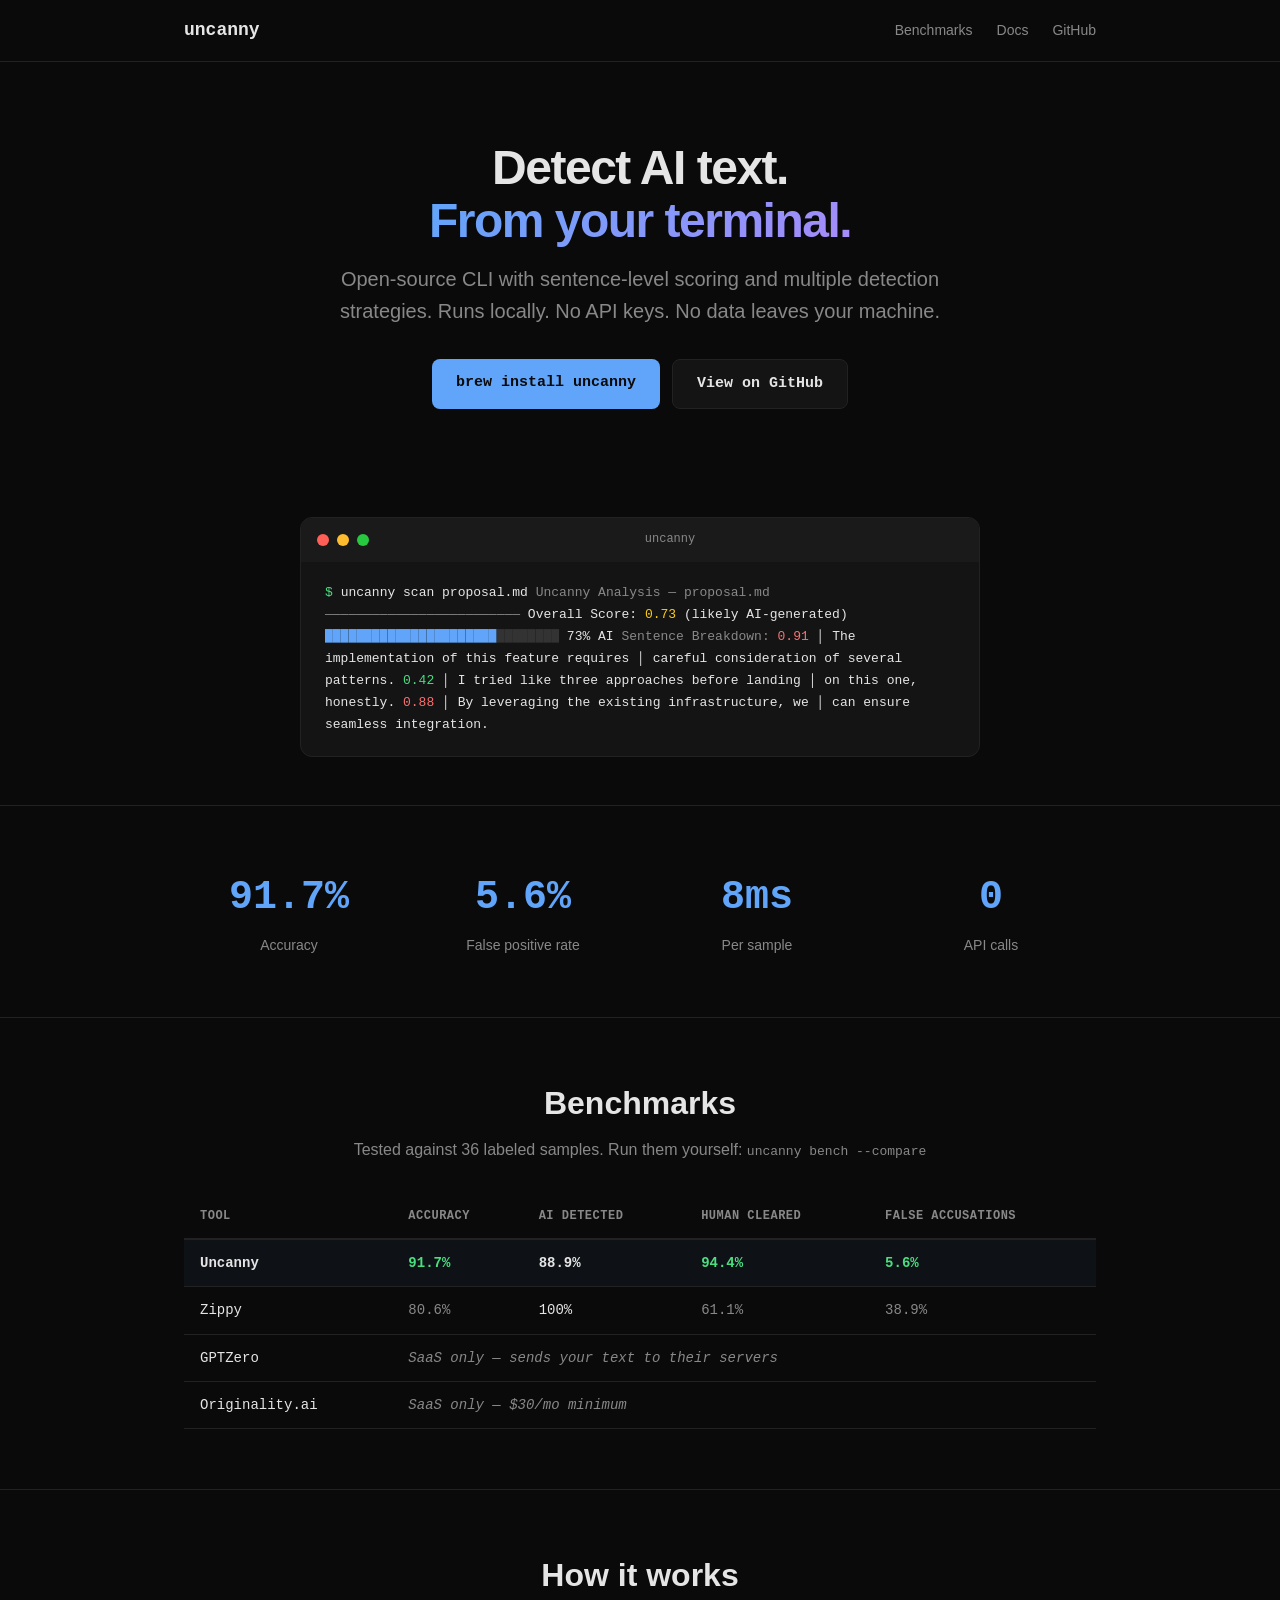
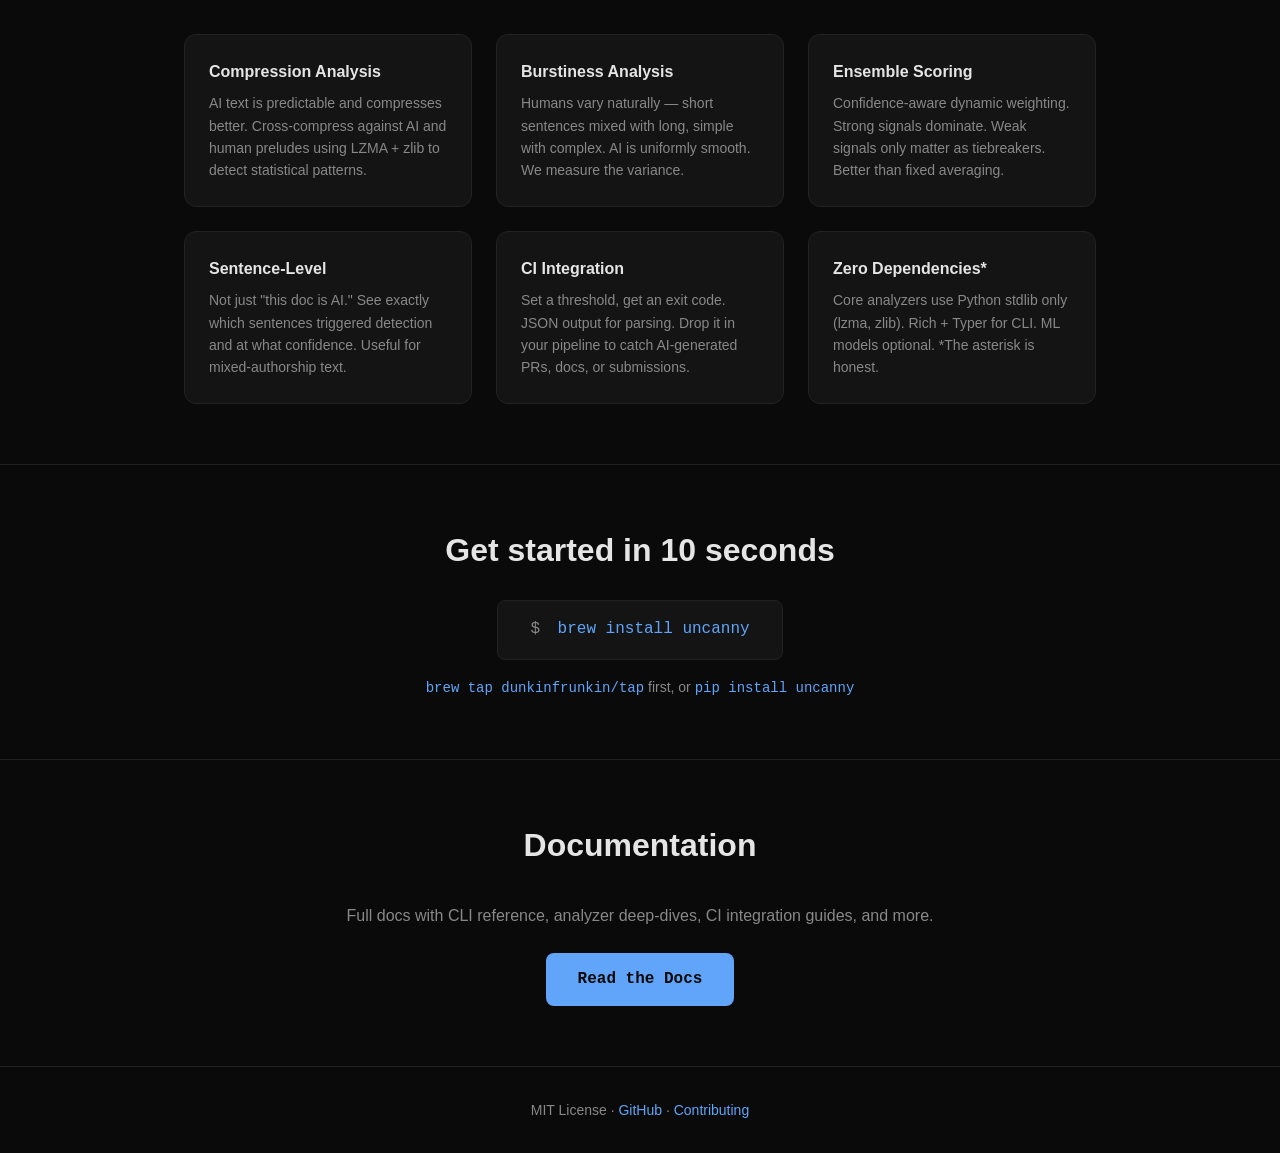
<file: site/index.html>
<!DOCTYPE html>
<html lang="en">
<head>
  <meta charset="UTF-8">
  <meta name="viewport" content="width=device-width, initial-scale=1.0">
  <title>Uncanny — AI Text Detection CLI</title>
  <meta name="description" content="Detect AI-generated text from your terminal. Sentence-level scoring, multiple detection strategies, runs locally. Open source.">
  <meta property="og:title" content="Uncanny — AI Text Detection CLI">
  <meta property="og:description" content="91.7% accuracy. 5.6% false positive rate. Runs locally. Open source.">
  <meta property="og:type" content="website">
  <meta property="og:url" content="https://dunkinfrunkin.github.io/uncanny">
  <meta name="twitter:card" content="summary_large_image">
  <style>
    :root {
      --bg: #0a0a0a;
      --surface: #141414;
      --border: #222;
      --text: #e5e5e5;
      --text-dim: #888;
      --accent: #60a5fa;
      --green: #4ade80;
      --yellow: #facc15;
      --red: #f87171;
      --font-mono: 'SF Mono', 'Cascadia Code', 'Fira Code', 'JetBrains Mono', monospace;
      --font-sans: -apple-system, BlinkMacSystemFont, 'Segoe UI', Roboto, sans-serif;
    }

    * { margin: 0; padding: 0; box-sizing: border-box; }

    body {
      background: var(--bg);
      color: var(--text);
      font-family: var(--font-sans);
      line-height: 1.6;
      -webkit-font-smoothing: antialiased;
    }

    .container {
      max-width: 960px;
      margin: 0 auto;
      padding: 0 24px;
    }

    /* Nav */
    nav {
      border-bottom: 1px solid var(--border);
      padding: 16px 0;
    }
    nav .container {
      display: flex;
      justify-content: space-between;
      align-items: center;
    }
    nav .logo {
      font-family: var(--font-mono);
      font-weight: 700;
      font-size: 18px;
      color: var(--text);
      text-decoration: none;
    }
    nav .links {
      display: flex;
      gap: 24px;
    }
    nav a {
      color: var(--text-dim);
      text-decoration: none;
      font-size: 14px;
      transition: color 0.15s;
    }
    nav a:hover { color: var(--text); }

    /* Hero */
    .hero {
      padding: 80px 0 60px;
      text-align: center;
    }
    .hero h1 {
      font-size: 48px;
      font-weight: 800;
      letter-spacing: -1.5px;
      margin-bottom: 16px;
      line-height: 1.1;
    }
    .hero h1 span {
      background: linear-gradient(135deg, var(--accent), #a78bfa);
      -webkit-background-clip: text;
      -webkit-text-fill-color: transparent;
      background-clip: text;
    }
    .hero p {
      font-size: 20px;
      color: var(--text-dim);
      max-width: 600px;
      margin: 0 auto 32px;
    }
    .hero .cta {
      display: flex;
      gap: 12px;
      justify-content: center;
      flex-wrap: wrap;
    }
    .btn {
      display: inline-block;
      padding: 12px 24px;
      border-radius: 8px;
      font-size: 15px;
      font-weight: 600;
      text-decoration: none;
      transition: all 0.15s;
      font-family: var(--font-mono);
    }
    .btn-primary {
      background: var(--accent);
      color: var(--bg);
    }
    .btn-primary:hover { opacity: 0.9; transform: translateY(-1px); }
    .btn-secondary {
      background: var(--surface);
      color: var(--text);
      border: 1px solid var(--border);
    }
    .btn-secondary:hover { border-color: var(--text-dim); }

    /* Terminal demo */
    .terminal {
      background: var(--surface);
      border: 1px solid var(--border);
      border-radius: 12px;
      margin: 48px auto;
      max-width: 680px;
      overflow: hidden;
    }
    .terminal-header {
      background: #1a1a1a;
      padding: 12px 16px;
      display: flex;
      gap: 8px;
      align-items: center;
    }
    .terminal-dot {
      width: 12px; height: 12px;
      border-radius: 50%;
    }
    .terminal-dot.r { background: #ff5f57; }
    .terminal-dot.y { background: #febc2e; }
    .terminal-dot.g { background: #28c840; }
    .terminal-title {
      flex: 1;
      text-align: center;
      font-size: 12px;
      color: var(--text-dim);
      font-family: var(--font-mono);
    }
    .terminal-body {
      padding: 20px 24px;
      font-family: var(--font-mono);
      font-size: 13px;
      line-height: 1.7;
      overflow-x: auto;
    }
    .terminal-body .prompt { color: var(--green); }
    .terminal-body .cmd { color: var(--text); }
    .terminal-body .dim { color: var(--text-dim); }
    .terminal-body .score-high { color: var(--red); }
    .terminal-body .score-mid { color: var(--yellow); }
    .terminal-body .score-low { color: var(--green); }
    .terminal-body .bar-filled { color: var(--accent); }
    .terminal-body .bar-empty { color: #333; }

    /* Stats */
    .stats {
      padding: 60px 0;
      border-top: 1px solid var(--border);
    }
    .stats-grid {
      display: grid;
      grid-template-columns: repeat(4, 1fr);
      gap: 24px;
      text-align: center;
    }
    .stat-value {
      font-size: 40px;
      font-weight: 800;
      font-family: var(--font-mono);
      color: var(--accent);
    }
    .stat-label {
      font-size: 14px;
      color: var(--text-dim);
      margin-top: 4px;
    }

    /* Comparison */
    .comparison {
      padding: 60px 0;
      border-top: 1px solid var(--border);
    }
    .comparison h2 {
      font-size: 32px;
      font-weight: 700;
      margin-bottom: 8px;
      text-align: center;
    }
    .comparison .subtitle {
      color: var(--text-dim);
      text-align: center;
      margin-bottom: 32px;
    }
    table {
      width: 100%;
      border-collapse: collapse;
      font-family: var(--font-mono);
      font-size: 14px;
    }
    th {
      text-align: left;
      padding: 12px 16px;
      border-bottom: 2px solid var(--border);
      color: var(--text-dim);
      font-weight: 600;
      font-size: 12px;
      text-transform: uppercase;
      letter-spacing: 0.5px;
    }
    td {
      padding: 12px 16px;
      border-bottom: 1px solid var(--border);
    }
    tr.highlight td {
      background: rgba(96, 165, 250, 0.05);
      font-weight: 600;
    }
    .winner { color: var(--green); font-weight: 700; }
    .loser { color: var(--text-dim); }

    /* Features */
    .features {
      padding: 60px 0;
      border-top: 1px solid var(--border);
    }
    .features h2 {
      font-size: 32px;
      font-weight: 700;
      margin-bottom: 32px;
      text-align: center;
    }
    .features-grid {
      display: grid;
      grid-template-columns: repeat(3, 1fr);
      gap: 24px;
    }
    .feature {
      background: var(--surface);
      border: 1px solid var(--border);
      border-radius: 12px;
      padding: 24px;
    }
    .feature h3 {
      font-size: 16px;
      margin-bottom: 8px;
    }
    .feature p {
      color: var(--text-dim);
      font-size: 14px;
    }

    /* Install */
    .install {
      padding: 60px 0;
      border-top: 1px solid var(--border);
      text-align: center;
    }
    .install h2 {
      font-size: 32px;
      font-weight: 700;
      margin-bottom: 24px;
    }
    .install-cmd {
      display: inline-block;
      background: var(--surface);
      border: 1px solid var(--border);
      border-radius: 8px;
      padding: 16px 32px;
      font-family: var(--font-mono);
      font-size: 16px;
      color: var(--accent);
      cursor: pointer;
      transition: border-color 0.15s;
    }
    .install-cmd:hover { border-color: var(--accent); }
    .install-cmd .dollar { color: var(--text-dim); margin-right: 8px; }
    .install-methods {
      display: flex;
      gap: 16px;
      justify-content: center;
      margin-top: 16px;
      flex-wrap: wrap;
    }

    /* Docs */
    .docs {
      padding: 60px 0;
      border-top: 1px solid var(--border);
    }
    .docs h2 {
      font-size: 32px;
      font-weight: 700;
      margin-bottom: 32px;
      text-align: center;
    }
    .docs-grid {
      display: grid;
      grid-template-columns: 1fr 1fr;
      gap: 24px;
    }
    .doc-section {
      background: var(--surface);
      border: 1px solid var(--border);
      border-radius: 12px;
      padding: 24px;
    }
    .doc-section h3 {
      font-size: 16px;
      margin-bottom: 12px;
      color: var(--accent);
    }
    .doc-section pre {
      background: #0d0d0d;
      border-radius: 6px;
      padding: 12px;
      overflow-x: auto;
      font-family: var(--font-mono);
      font-size: 13px;
      line-height: 1.5;
    }
    .doc-section p {
      color: var(--text-dim);
      font-size: 14px;
      margin-bottom: 8px;
    }

    /* Footer */
    footer {
      border-top: 1px solid var(--border);
      padding: 32px 0;
      text-align: center;
      color: var(--text-dim);
      font-size: 14px;
    }
    footer a { color: var(--accent); text-decoration: none; }
    footer a:hover { text-decoration: underline; }

    /* Responsive */
    @media (max-width: 768px) {
      .hero h1 { font-size: 32px; }
      .stats-grid { grid-template-columns: repeat(2, 1fr); }
      .features-grid { grid-template-columns: 1fr; }
      .docs-grid { grid-template-columns: 1fr; }
    }
  </style>
</head>
<body>
  <nav>
    <div class="container">
      <a href="/" class="logo">uncanny</a>
      <div class="links">
        <a href="#benchmarks">Benchmarks</a>
        <a href="docs/">Docs</a>
        <a href="https://github.com/dunkinfrunkin/uncanny">GitHub</a>
      </div>
    </div>
  </nav>

  <section class="hero">
    <div class="container">
      <h1>Detect AI text.<br><span>From your terminal.</span></h1>
      <p>Open-source CLI with sentence-level scoring and multiple detection strategies. Runs locally. No API keys. No data leaves your machine.</p>
      <div class="cta">
        <a href="#install" class="btn btn-primary">brew install uncanny</a>
        <a href="https://github.com/dunkinfrunkin/uncanny" class="btn btn-secondary">View on GitHub</a>
      </div>
    </div>
  </section>

  <!-- Terminal Demo -->
  <div class="container">
    <div class="terminal">
      <div class="terminal-header">
        <div class="terminal-dot r"></div>
        <div class="terminal-dot y"></div>
        <div class="terminal-dot g"></div>
        <div class="terminal-title">uncanny</div>
      </div>
      <div class="terminal-body">
<span class="prompt">$</span> <span class="cmd">uncanny scan proposal.md</span>

  <span class="dim">Uncanny Analysis &mdash; proposal.md</span>
  <span class="dim">&mdash;&mdash;&mdash;&mdash;&mdash;&mdash;&mdash;&mdash;&mdash;&mdash;&mdash;&mdash;&mdash;&mdash;&mdash;&mdash;&mdash;&mdash;&mdash;&mdash;&mdash;&mdash;&mdash;&mdash;&mdash;</span>

  Overall Score: <span class="score-mid">0.73</span> (likely AI-generated)

  <span class="bar-filled">&block;&block;&block;&block;&block;&block;&block;&block;&block;&block;&block;&block;&block;&block;&block;&block;&block;&block;&block;&block;&block;&block;</span><span class="bar-empty">&block;&block;&block;&block;&block;&block;&block;&block;</span>  73% AI

  <span class="dim">Sentence Breakdown:</span>
   <span class="score-high">0.91</span> &boxv; The implementation of this feature requires
        &boxv; careful consideration of several patterns.
   <span class="score-low">0.42</span> &boxv; I tried like three approaches before landing
        &boxv; on this one, honestly.
   <span class="score-high">0.88</span> &boxv; By leveraging the existing infrastructure, we
        &boxv; can ensure seamless integration.
      </div>
    </div>
  </div>

  <!-- Stats -->
  <section class="stats">
    <div class="container">
      <div class="stats-grid">
        <div>
          <div class="stat-value">91.7%</div>
          <div class="stat-label">Accuracy</div>
        </div>
        <div>
          <div class="stat-value">5.6%</div>
          <div class="stat-label">False positive rate</div>
        </div>
        <div>
          <div class="stat-value">8ms</div>
          <div class="stat-label">Per sample</div>
        </div>
        <div>
          <div class="stat-value">0</div>
          <div class="stat-label">API calls</div>
        </div>
      </div>
    </div>
  </section>

  <!-- Comparison -->
  <section class="comparison" id="benchmarks">
    <div class="container">
      <h2>Benchmarks</h2>
      <p class="subtitle">Tested against 36 labeled samples. Run them yourself: <code>uncanny bench --compare</code></p>
      <table>
        <thead>
          <tr>
            <th>Tool</th>
            <th>Accuracy</th>
            <th>AI Detected</th>
            <th>Human Cleared</th>
            <th>False Accusations</th>
          </tr>
        </thead>
        <tbody>
          <tr class="highlight">
            <td>Uncanny</td>
            <td class="winner">91.7%</td>
            <td>88.9%</td>
            <td class="winner">94.4%</td>
            <td class="winner">5.6%</td>
          </tr>
          <tr>
            <td>Zippy</td>
            <td class="loser">80.6%</td>
            <td>100%</td>
            <td class="loser">61.1%</td>
            <td class="loser">38.9%</td>
          </tr>
          <tr>
            <td>GPTZero</td>
            <td colspan="4" style="color: var(--text-dim); font-style: italic;">SaaS only &mdash; sends your text to their servers</td>
          </tr>
          <tr>
            <td>Originality.ai</td>
            <td colspan="4" style="color: var(--text-dim); font-style: italic;">SaaS only &mdash; $30/mo minimum</td>
          </tr>
        </tbody>
      </table>
    </div>
  </section>

  <!-- Features -->
  <section class="features">
    <div class="container">
      <h2>How it works</h2>
      <div class="features-grid">
        <div class="feature">
          <h3>Compression Analysis</h3>
          <p>AI text is predictable and compresses better. Cross-compress against AI and human preludes using LZMA + zlib to detect statistical patterns.</p>
        </div>
        <div class="feature">
          <h3>Burstiness Analysis</h3>
          <p>Humans vary naturally &mdash; short sentences mixed with long, simple with complex. AI is uniformly smooth. We measure the variance.</p>
        </div>
        <div class="feature">
          <h3>Ensemble Scoring</h3>
          <p>Confidence-aware dynamic weighting. Strong signals dominate. Weak signals only matter as tiebreakers. Better than fixed averaging.</p>
        </div>
        <div class="feature">
          <h3>Sentence-Level</h3>
          <p>Not just "this doc is AI." See exactly which sentences triggered detection and at what confidence. Useful for mixed-authorship text.</p>
        </div>
        <div class="feature">
          <h3>CI Integration</h3>
          <p>Set a threshold, get an exit code. JSON output for parsing. Drop it in your pipeline to catch AI-generated PRs, docs, or submissions.</p>
        </div>
        <div class="feature">
          <h3>Zero Dependencies*</h3>
          <p>Core analyzers use Python stdlib only (lzma, zlib). Rich + Typer for CLI. ML models optional. *The asterisk is honest.</p>
        </div>
      </div>
    </div>
  </section>

  <!-- Install -->
  <section class="install" id="install">
    <div class="container">
      <h2>Get started in 10 seconds</h2>
      <div class="install-cmd" onclick="navigator.clipboard.writeText('brew tap dunkinfrunkin/tap && brew install uncanny')">
        <span class="dollar">$</span> brew install uncanny
      </div>
      <div class="install-methods">
        <div style="color: var(--text-dim); font-size: 14px;">
          <code style="color: var(--accent);">brew tap dunkinfrunkin/tap</code> first, or <code style="color: var(--accent);">pip install uncanny</code>
        </div>
      </div>
    </div>
  </section>

  <!-- Docs CTA -->
  <section class="docs" id="docs" style="text-align: center;">
    <div class="container">
      <h2>Documentation</h2>
      <p style="color: var(--text-dim); margin-bottom: 24px;">Full docs with CLI reference, analyzer deep-dives, CI integration guides, and more.</p>
      <a href="docs/" class="btn btn-primary" style="font-size: 16px; padding: 14px 32px;">Read the Docs</a>
    </div>
  </section>

  <footer>
    <div class="container">
      <p>MIT License &middot; <a href="https://github.com/dunkinfrunkin/uncanny">GitHub</a> &middot; <a href="https://github.com/dunkinfrunkin/uncanny/blob/main/CONTRIBUTING.md">Contributing</a></p>
    </div>
  </footer>
</body>
</html>
</file>
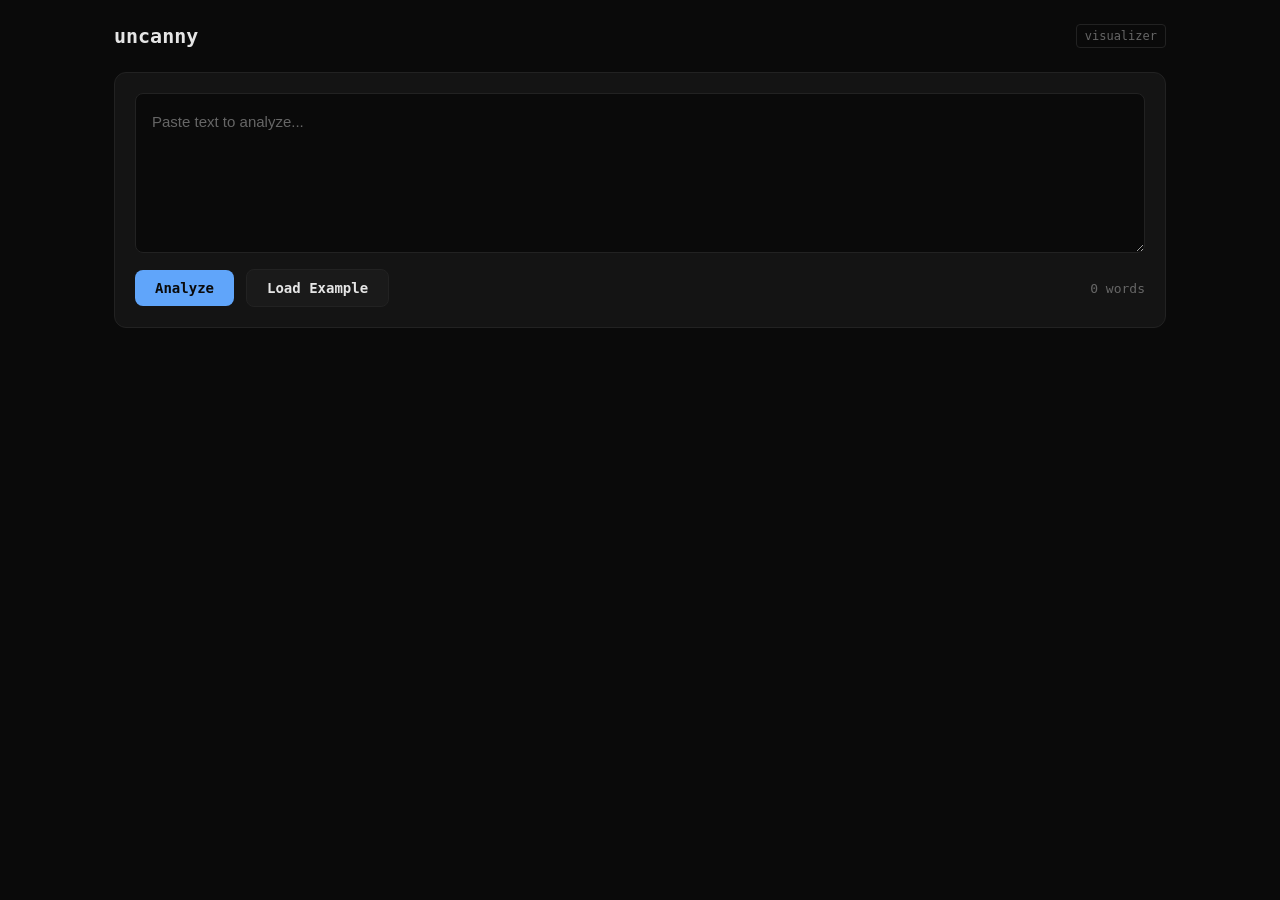
<file: src/uncanny/web/static/index.html>
<!DOCTYPE html>
<html lang="en">
<head>
  <meta charset="UTF-8">
  <meta name="viewport" content="width=device-width, initial-scale=1.0">
  <title>Uncanny Visualizer</title>
  <style>
    :root {
      --bg: #0a0a0a;
      --surface: #141414;
      --surface2: #1a1a1a;
      --border: #222;
      --text: #e5e5e5;
      --dim: #666;
      --accent: #60a5fa;
      --green: #4ade80;
      --yellow: #facc15;
      --red: #f87171;
      --mono: 'SF Mono', 'Cascadia Code', 'Fira Code', monospace;
      --sans: -apple-system, BlinkMacSystemFont, 'Segoe UI', Roboto, sans-serif;
    }
    * { margin: 0; padding: 0; box-sizing: border-box; }
    body {
      background: var(--bg);
      color: var(--text);
      font-family: var(--sans);
      min-height: 100vh;
    }

    /* Layout */
    .app { max-width: 1100px; margin: 0 auto; padding: 24px; }
    header {
      display: flex;
      justify-content: space-between;
      align-items: center;
      margin-bottom: 24px;
    }
    header h1 {
      font-family: var(--mono);
      font-size: 20px;
      font-weight: 700;
    }
    header .badge {
      font-size: 12px;
      color: var(--dim);
      border: 1px solid var(--border);
      padding: 4px 8px;
      border-radius: 4px;
      font-family: var(--mono);
    }

    /* Input area */
    .input-area {
      background: var(--surface);
      border: 1px solid var(--border);
      border-radius: 12px;
      padding: 20px;
      margin-bottom: 24px;
    }
    textarea {
      width: 100%;
      min-height: 160px;
      background: var(--bg);
      color: var(--text);
      border: 1px solid var(--border);
      border-radius: 8px;
      padding: 16px;
      font-family: var(--sans);
      font-size: 15px;
      line-height: 1.6;
      resize: vertical;
      outline: none;
    }
    textarea:focus { border-color: var(--accent); }
    textarea::placeholder { color: var(--dim); }

    .input-controls {
      display: flex;
      gap: 12px;
      margin-top: 12px;
      align-items: center;
    }
    .btn {
      padding: 10px 20px;
      border-radius: 8px;
      border: none;
      font-size: 14px;
      font-weight: 600;
      cursor: pointer;
      font-family: var(--mono);
      transition: all 0.15s;
    }
    .btn-primary {
      background: var(--accent);
      color: var(--bg);
    }
    .btn-primary:hover { opacity: 0.9; }
    .btn-primary:disabled { opacity: 0.4; cursor: not-allowed; }
    .btn-secondary {
      background: var(--surface2);
      color: var(--text);
      border: 1px solid var(--border);
    }
    .btn-secondary:hover { border-color: var(--dim); }
    .spacer { flex: 1; }
    .word-count {
      font-size: 13px;
      color: var(--dim);
      font-family: var(--mono);
    }

    /* Results */
    .results { display: none; }
    .results.visible { display: block; }

    /* Overall score */
    .score-card {
      background: var(--surface);
      border: 1px solid var(--border);
      border-radius: 12px;
      padding: 24px;
      margin-bottom: 24px;
      display: flex;
      gap: 32px;
      align-items: center;
    }
    .score-ring {
      position: relative;
      width: 120px;
      height: 120px;
      flex-shrink: 0;
    }
    .score-ring svg { transform: rotate(-90deg); }
    .score-ring .bg { stroke: var(--border); }
    .score-ring .fill { transition: stroke-dashoffset 0.8s ease; }
    .score-ring .value {
      position: absolute;
      top: 50%;
      left: 50%;
      transform: translate(-50%, -50%);
      font-family: var(--mono);
      font-size: 28px;
      font-weight: 800;
    }
    .score-ring .label-text {
      position: absolute;
      bottom: 18px;
      left: 50%;
      transform: translateX(-50%);
      font-size: 11px;
      color: var(--dim);
      text-transform: uppercase;
      letter-spacing: 0.5px;
    }
    .score-details { flex: 1; }
    .score-details h2 {
      font-size: 20px;
      margin-bottom: 8px;
    }
    .analyzer-bars {
      display: flex;
      flex-direction: column;
      gap: 8px;
      margin-top: 12px;
    }
    .analyzer-row {
      display: flex;
      align-items: center;
      gap: 12px;
      font-size: 13px;
    }
    .analyzer-name {
      width: 100px;
      color: var(--dim);
      font-family: var(--mono);
    }
    .analyzer-bar {
      flex: 1;
      height: 8px;
      background: var(--border);
      border-radius: 4px;
      overflow: hidden;
    }
    .analyzer-bar-fill {
      height: 100%;
      border-radius: 4px;
      transition: width 0.6s ease;
    }
    .analyzer-score {
      width: 40px;
      font-family: var(--mono);
      font-weight: 600;
      text-align: right;
    }

    /* Heatmap */
    .heatmap-section {
      background: var(--surface);
      border: 1px solid var(--border);
      border-radius: 12px;
      padding: 24px;
      margin-bottom: 24px;
    }
    .heatmap-section h3 {
      font-size: 16px;
      margin-bottom: 16px;
      display: flex;
      align-items: center;
      gap: 8px;
    }
    .heatmap-legend {
      display: flex;
      gap: 16px;
      font-size: 12px;
      color: var(--dim);
      margin-left: auto;
    }
    .legend-item {
      display: flex;
      align-items: center;
      gap: 4px;
    }
    .legend-dot {
      width: 10px; height: 10px;
      border-radius: 2px;
    }

    /* Sentence heatmap */
    .sentence-list { display: flex; flex-direction: column; gap: 2px; }
    .sentence-row {
      display: flex;
      align-items: flex-start;
      gap: 12px;
      padding: 8px 12px;
      border-radius: 6px;
      cursor: pointer;
      transition: background 0.1s;
    }
    .sentence-row:hover { background: rgba(255,255,255,0.03); }
    .sentence-score {
      font-family: var(--mono);
      font-size: 14px;
      font-weight: 700;
      width: 40px;
      flex-shrink: 0;
      padding-top: 2px;
    }
    .sentence-bar {
      width: 4px;
      min-height: 20px;
      border-radius: 2px;
      flex-shrink: 0;
      align-self: stretch;
    }
    .sentence-text {
      font-size: 15px;
      line-height: 1.5;
    }

    /* Word heatmap */
    .word-heatmap {
      line-height: 2.2;
      font-size: 16px;
    }
    .word-heatmap .word {
      display: inline;
      padding: 2px 1px;
      border-radius: 3px;
      cursor: default;
      transition: outline 0.1s;
    }
    .word-heatmap .word:hover {
      outline: 1px solid rgba(255,255,255,0.2);
    }
    .word-heatmap .sentence-break {
      display: inline-block;
      width: 8px;
    }

    /* Tooltip */
    .tooltip {
      display: none;
      position: fixed;
      background: var(--surface2);
      border: 1px solid var(--border);
      border-radius: 6px;
      padding: 8px 12px;
      font-size: 12px;
      font-family: var(--mono);
      pointer-events: none;
      z-index: 100;
      box-shadow: 0 4px 12px rgba(0,0,0,0.5);
    }

    /* Loading */
    .loading {
      display: none;
      text-align: center;
      padding: 40px;
      color: var(--dim);
    }
    .loading.visible { display: block; }
    .spinner {
      display: inline-block;
      width: 24px; height: 24px;
      border: 2px solid var(--border);
      border-top-color: var(--accent);
      border-radius: 50%;
      animation: spin 0.6s linear infinite;
    }
    @keyframes spin { to { transform: rotate(360deg); } }

    @media (max-width: 768px) {
      .score-card { flex-direction: column; text-align: center; }
      .analyzer-name { width: 80px; }
    }
  </style>
</head>
<body>
  <div class="app">
    <header>
      <h1>uncanny</h1>
      <span class="badge">visualizer</span>
    </header>

    <div class="input-area">
      <textarea id="input" placeholder="Paste text to analyze..."></textarea>
      <div class="input-controls">
        <button class="btn btn-primary" id="analyze-btn" onclick="analyze()">Analyze</button>
        <button class="btn btn-secondary" onclick="loadExample()">Load Example</button>
        <span class="spacer"></span>
        <span class="word-count" id="word-count">0 words</span>
      </div>
    </div>

    <div class="loading" id="loading">
      <div class="spinner"></div>
      <p style="margin-top: 12px">Analyzing...</p>
    </div>

    <div class="results" id="results">
      <!-- Score card -->
      <div class="score-card">
        <div class="score-ring">
          <svg width="120" height="120" viewBox="0 0 120 120">
            <circle class="bg" cx="60" cy="60" r="50" fill="none" stroke-width="8"/>
            <circle class="fill" id="score-arc" cx="60" cy="60" r="50" fill="none" stroke-width="8"
              stroke-dasharray="314" stroke-dashoffset="314" stroke-linecap="round"/>
          </svg>
          <span class="value" id="score-value">0</span>
          <span class="label-text">AI PROB</span>
        </div>
        <div class="score-details">
          <h2 id="score-label">—</h2>
          <div class="analyzer-bars" id="analyzer-bars"></div>
        </div>
      </div>

      <!-- Sentence heatmap -->
      <div class="heatmap-section">
        <h3>
          Sentence Analysis
          <div class="heatmap-legend">
            <div class="legend-item"><div class="legend-dot" style="background:var(--red)"></div> AI (0.8+)</div>
            <div class="legend-item"><div class="legend-dot" style="background:var(--yellow)"></div> Mixed</div>
            <div class="legend-item"><div class="legend-dot" style="background:var(--green)"></div> Human (&lt;0.5)</div>
          </div>
        </h3>
        <div class="sentence-list" id="sentence-list"></div>
      </div>

      <!-- Word heatmap -->
      <div class="heatmap-section">
        <h3>
          Word-Level Heatmap
          <div class="heatmap-legend">
            <div class="legend-item"><div class="legend-dot" style="background:var(--red)"></div> High AI signal</div>
            <div class="legend-item"><div class="legend-dot" style="background:var(--green)"></div> Low AI signal</div>
          </div>
        </h3>
        <div class="word-heatmap" id="word-heatmap"></div>
      </div>
    </div>

    <div class="tooltip" id="tooltip"></div>
  </div>

  <script>
    const input = document.getElementById('input');
    const results = document.getElementById('results');
    const loading = document.getElementById('loading');
    const tooltip = document.getElementById('tooltip');

    // Word count
    input.addEventListener('input', () => {
      const words = input.value.trim().split(/\s+/).filter(Boolean).length;
      document.getElementById('word-count').textContent = `${words} words`;
    });

    // Color helpers
    function scoreColor(score) {
      if (score >= 0.8) return 'var(--red)';
      if (score >= 0.5) return 'var(--yellow)';
      return 'var(--green)';
    }

    function scoreColorRGB(score) {
      // Gradient: green (0) -> yellow (0.5) -> red (1.0)
      if (score <= 0.5) {
        const t = score / 0.5;
        return `rgb(${Math.round(74 + (250 - 74) * t)}, ${Math.round(222 - (222 - 204) * t)}, ${Math.round(128 - (128 - 21) * t)})`;
      } else {
        const t = (score - 0.5) / 0.5;
        return `rgb(${Math.round(250 - (250 - 248) * t)}, ${Math.round(204 - (204 - 113) * t)}, ${Math.round(21 - (21 - 113) * t * 0.5)})`;
      }
    }

    function scoreBg(score, alpha = 0.15) {
      if (score >= 0.8) return `rgba(248, 113, 113, ${alpha})`;
      if (score >= 0.5) return `rgba(250, 204, 21, ${alpha})`;
      return `rgba(74, 222, 128, ${alpha})`;
    }

    function labelText(label) {
      return {
        'ai_generated': 'AI Generated',
        'likely_ai': 'Likely AI Generated',
        'mixed': 'Mixed Signals',
        'likely_human': 'Likely Human Written',
        'human': 'Human Written',
      }[label] || label;
    }

    async function analyze() {
      const text = input.value.trim();
      if (!text) return;

      const btn = document.getElementById('analyze-btn');
      btn.disabled = true;
      results.classList.remove('visible');
      loading.classList.add('visible');

      try {
        const resp = await fetch('/api/analyze', {
          method: 'POST',
          headers: { 'Content-Type': 'application/json' },
          body: JSON.stringify({ text })
        });
        const data = await resp.json();

        if (data.error) {
          alert(data.error);
          return;
        }

        renderResults(data);
      } catch (e) {
        alert('Analysis failed: ' + e.message);
      } finally {
        btn.disabled = false;
        loading.classList.remove('visible');
      }
    }

    function renderResults(data) {
      // Score ring
      const score = data.score;
      const arc = document.getElementById('score-arc');
      const circumference = 314;
      arc.style.strokeDashoffset = circumference - (circumference * score);
      arc.style.stroke = scoreColor(score);

      document.getElementById('score-value').textContent = Math.round(score * 100);
      document.getElementById('score-value').style.color = scoreColor(score);
      document.getElementById('score-label').textContent = labelText(data.label);

      // Analyzer bars
      const barsEl = document.getElementById('analyzer-bars');
      barsEl.innerHTML = '';
      for (const [name, info] of Object.entries(data.analyzers)) {
        const s = info.score;
        barsEl.innerHTML += `
          <div class="analyzer-row">
            <span class="analyzer-name">${name}</span>
            <div class="analyzer-bar">
              <div class="analyzer-bar-fill" style="width:${s * 100}%;background:${scoreColor(s)}"></div>
            </div>
            <span class="analyzer-score" style="color:${scoreColor(s)}">${s.toFixed(2)}</span>
          </div>`;
      }

      // Sentence list
      const sentEl = document.getElementById('sentence-list');
      sentEl.innerHTML = '';
      for (const sent of data.sentences) {
        const s = sent.score;
        sentEl.innerHTML += `
          <div class="sentence-row" style="background:${scoreBg(s, 0.04)}">
            <span class="sentence-score" style="color:${scoreColor(s)}">${s.toFixed(2)}</span>
            <div class="sentence-bar" style="background:${scoreColor(s)}"></div>
            <span class="sentence-text">${escapeHtml(sent.text)}</span>
          </div>`;
      }

      // Word heatmap — color each word based on its sentence's score
      const heatmap = document.getElementById('word-heatmap');
      heatmap.innerHTML = '';
      for (const sent of data.sentences) {
        const words = sent.text.split(/\s+/);
        for (const word of words) {
          const span = document.createElement('span');
          span.className = 'word';
          span.textContent = word + ' ';
          span.style.background = scoreBg(sent.score, 0.25);
          span.style.color = scoreColorRGB(sent.score);
          span.dataset.score = sent.score.toFixed(2);

          span.addEventListener('mouseenter', (e) => {
            tooltip.style.display = 'block';
            tooltip.textContent = `Sentence score: ${sent.score.toFixed(2)}`;
            tooltip.style.left = e.clientX + 12 + 'px';
            tooltip.style.top = e.clientY - 30 + 'px';
          });
          span.addEventListener('mouseleave', () => {
            tooltip.style.display = 'none';
          });

          heatmap.appendChild(span);
        }
        // Sentence break
        const br = document.createElement('span');
        br.className = 'sentence-break';
        heatmap.appendChild(br);
      }

      results.classList.add('visible');
    }

    function escapeHtml(text) {
      const div = document.createElement('div');
      div.textContent = text;
      return div.innerHTML;
    }

    function loadExample() {
      input.value = `The implementation of this feature requires careful consideration of several architectural patterns to ensure maintainability and scalability. By leveraging existing infrastructure components, we can achieve seamless integration while minimizing technical debt. This approach provides a robust and comprehensive solution that addresses the identified requirements effectively.

I tried like three different approaches before landing on this one, honestly. The weird part was the timeout — still not 100% sure why it happens on cold starts but whatever, the retry logic handles it.

Furthermore, the modular design enables future extensibility and facilitates testing across multiple deployment scenarios. It is important to note that the proposed architecture follows industry best practices and established design principles.

Dave suggested using Redis but that felt like overkill for what we need right now. Oh also, the tests are flaky on CI sometimes because of the mock server timing out, been meaning to fix that for weeks.`;
      input.dispatchEvent(new Event('input'));
    }

    // Ctrl+Enter to analyze
    input.addEventListener('keydown', (e) => {
      if (e.key === 'Enter' && (e.ctrlKey || e.metaKey)) {
        analyze();
      }
    });
  </script>
</body>
</html>
</file>
